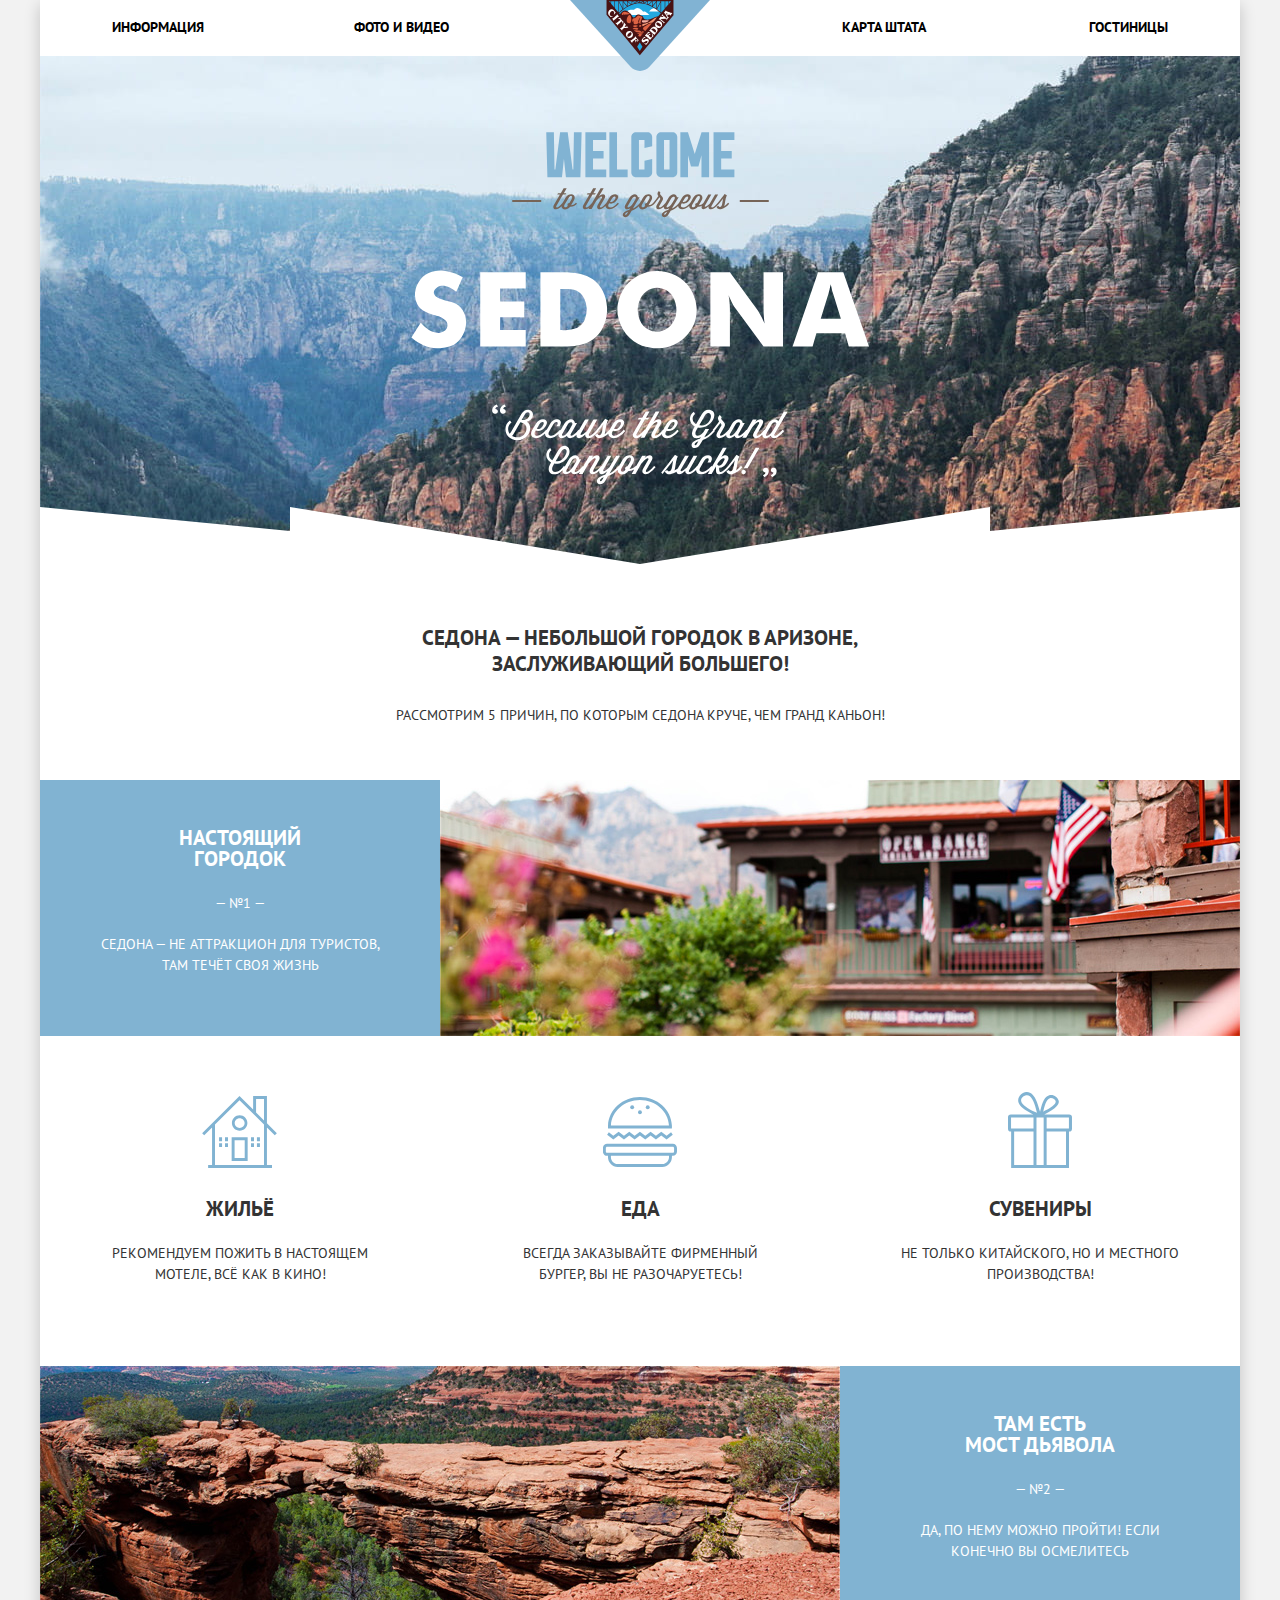
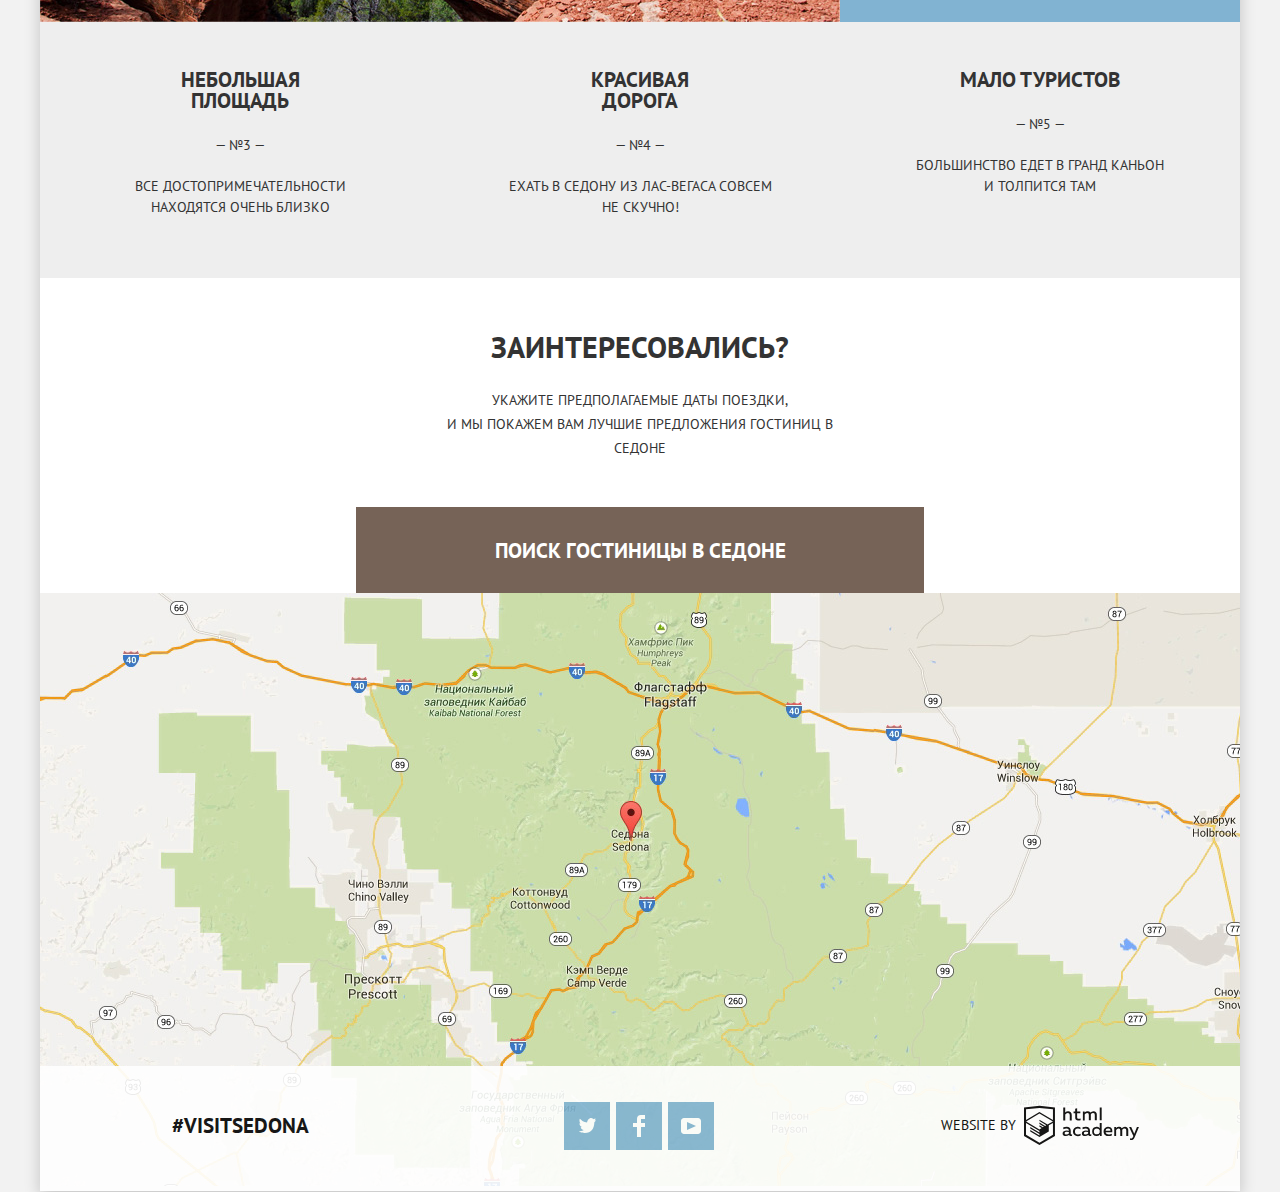
<file: index.html>
<!DOCTYPE html>
<html lang="ru">
  <head>
    <meta charset="utf-8">
    <title>HTML Academy: Седона</title>
    <link href="https://fonts.googleapis.com/css?family=PT+Sans:400,700&amp;subset=cyrillic" rel="stylesheet">
    <link href="css/normalize.css" rel="stylesheet">
    <link href="css/style.min.css" rel="stylesheet">
  </head>
  <body>
    <div class="big-container">
      <header class="header">
        <nav class="header-nav">
          <div class="header-menu">
            <div class="menu-l-wrapper">
              <a href="#">Информация</a>
              <a href="#">Фото и видео</a>
            </div>
            <div class="menu-r-wrapper">
              <a href="#">Карта штата</a>
              <a href="catalog.html">Гостиницы</a>
            </div>
          </div>
          <a class="header-logo">
            <img src="img/logo-sedona.svg" width="140" height="72" alt="Логотип города Седона">
          </a>
        </nav>
      </header>
      <main>
        <div class="first-screen">
          <img src="img/intro-welcome.svg" width="459" height="353" alt="Добро пожаловать в Седону">
        </div>
        <section class="advantages">
          <h1 class="advantages-title">Седона — небольшой городок в Аризоне, заслуживающий большего!</h1>
          <p class="introduction">Рассмотрим 5 причин, по которым Седона круче, чем гранд каньон!</p>
          <section class="advantages-item first-advantage">
            <div class="advantage-common">
              <h2 class="advantages-title">Настоящий городок</h2>
              <p class="advantages-num">— №1 —</p>
              <p class="advantages-desc">Седона — не аттракцион для туристов, там течёт своя жизнь</p>
            </div>
            <div class="advantage-picture"><p class="visually-hidden">Изображение Седоны</p></div>
          </section>
          <section class="feature-list">
            <div class="feature-list-item">
              <h2 class="feature-title feature-home">Жильё</h2>
              <p class="feature-desc">Рекомендуем пожить в настоящем мотеле, всё как в кино!</p>
            </div>
            <div class="feature-list-item">
              <h2 class="feature-title feature-food">Еда</h2>
              <p class="feature-desc">Всегда заказывайте фирменный бургер, вы не разочаруетесь!</p>
            </div>
            <div class="feature-list-item">
              <h2 class="feature-title feature-presents">Сувениры</h2>
              <p class="feature-desc">Не только китайского, но и местного производства!</p>
            </div>
          </section>
          <section class="advantages-item second-advantage">
            <div class="advantage-picture"><p class="visually-hidden">Изображение Моста</p></div>
            <div class="advantage-common">
              <h2 class="advantages-title">Там есть<br> Мост дьявола</h2>
              <p class="advantages-num">— №2 —</p>
              <p class="advantages-desc">Да, по нему можно пройти! Если конечно вы осмелитесь</p>
            </div>
          </section>
          <section class="last-features">
            <div class="feature-item">
              <h2 class="feature-title">Небольшая площадь</h2>
              <p class="feature-num">— №3 —</p>
              <p class="feature-desc">Все достопримечательности находятся очень близко</p>
            </div>
            <div class="feature-item">
              <h2 class="feature-title">Красивая дорога</h2>
              <p class="feature-num">— №4 —</p>
              <p class="feature-desc">Ехать в Седону из Лас-Вегаса совсем не скучно!</p>
            </div>
            <div class="feature-item">
              <h2 class="feature-title">Мало туристов</h2>
              <p class="feature-num">— №5 —</p>
              <p class="feature-desc">Большинство едет в гранд каньон и толпится там</p>
            </div>
          </section>
        </section>
        <section class="searching">
          <h2 class="searching-title">Заинтересовались?</h2>
          <p class="searching-description">Укажите предполагаемые даты поездки,<br> и мы покажем вам лучшие предложения гостиниц в седоне</p>
          <button class="button show-form-button" type="button">Поиск гостиницы в седоне</button>
          <form class="search-form form-show" action="https://echo.htmlacademy.ru" method="post">
            <div class="arrival-wrapper">
              <label class="arrival-label" for="arrival-date">дата заезда:</label>
              <input type="text" id="arrival-date" name="arrival-date" value="24 апреля 2017" placeholder="ДД месяц ГГГГ">
              <svg xmlns="http://www.w3.org/2000/svg" width="21" height="22" viewBox="0 0 21 22"><path d="M19.251 2.025h-2.845V.648c0-.381-.294-.689-.656-.689-.363 0-.656.308-.656.689v1.377h-3.938V.648c0-.381-.294-.689-.655-.689-.363 0-.657.308-.657.689v1.377H5.906V.648c0-.381-.294-.689-.656-.689-.363 0-.657.308-.657.689v1.377H1.75C.784 2.025 0 2.847 0 3.862v16.302C0 21.179.784 22 1.75 22h17.501c.966 0 1.749-.821 1.749-1.836V3.862c0-1.015-.783-1.837-1.749-1.837zm.437 18.139a.448.448 0 0 1-.437.459H1.75a.45.45 0 0 1-.438-.459V3.862a.45.45 0 0 1 .438-.459h2.844v1.378c0 .381.294.689.657.689.362 0 .656-.308.656-.689V3.403h3.938v1.378c0 .381.294.689.657.689.361 0 .655-.308.655-.689V3.403h3.938v1.378c0 .381.293.689.656.689.362 0 .656-.308.656-.689V3.403h2.845c.241 0 .437.206.437.459v16.302z"/><path d="M4.594 8.225h2.625v2.066H4.594zM4.594 11.668h2.625v2.067H4.594zM4.594 15.112h2.625v2.066H4.594zM9.188 15.112h2.625v2.066H9.188zM9.188 11.668h2.625v2.067H9.188zM9.188 8.225h2.625v2.066H9.188zM13.781 15.112h2.625v2.066h-2.625zM13.781 11.668h2.625v2.067h-2.625zM13.781 8.225h2.625v2.066h-2.625z"/></svg>
            </div>
            <div class="arrival-wrapper">
              <label class="arrival-label" for="departure-date">дата выезда:</label>
              <input type="text" id="departure-date" name="departure-date" value="4 июля 2017" placeholder="ДД месяц ГГГГ">
              <svg xmlns="http://www.w3.org/2000/svg" width="21" height="22" viewBox="0 0 21 22"><path d="M19.251 2.025h-2.845V.648c0-.381-.294-.689-.656-.689-.363 0-.656.308-.656.689v1.377h-3.938V.648c0-.381-.294-.689-.655-.689-.363 0-.657.308-.657.689v1.377H5.906V.648c0-.381-.294-.689-.656-.689-.363 0-.657.308-.657.689v1.377H1.75C.784 2.025 0 2.847 0 3.862v16.302C0 21.179.784 22 1.75 22h17.501c.966 0 1.749-.821 1.749-1.836V3.862c0-1.015-.783-1.837-1.749-1.837zm.437 18.139a.448.448 0 0 1-.437.459H1.75a.45.45 0 0 1-.438-.459V3.862a.45.45 0 0 1 .438-.459h2.844v1.378c0 .381.294.689.657.689.362 0 .656-.308.656-.689V3.403h3.938v1.378c0 .381.294.689.657.689.361 0 .655-.308.655-.689V3.403h3.938v1.378c0 .381.293.689.656.689.362 0 .656-.308.656-.689V3.403h2.845c.241 0 .437.206.437.459v16.302z"/><path d="M4.594 8.225h2.625v2.066H4.594zM4.594 11.668h2.625v2.067H4.594zM4.594 15.112h2.625v2.066H4.594zM9.188 15.112h2.625v2.066H9.188zM9.188 11.668h2.625v2.067H9.188zM9.188 8.225h2.625v2.066H9.188zM13.781 15.112h2.625v2.066h-2.625zM13.781 11.668h2.625v2.067h-2.625zM13.781 8.225h2.625v2.066h-2.625z"/></svg>
            </div>
            <div class="quantity-wrapper">
              <div class="quantity-a-wrapper">
                <label class="arrival-label" for="adults-quantity">взрослые:</label>
                <button class="button minus-button" type="button"></button>
                <input type="text" id="adults-quantity" name="adults-quantity" value="2" placeholder="0">
                <button class="button plus-button" type="button"></button>
              </div>
              <div class="quantity-c-wrapper">
                <label class="arrival-label" for="children-quantity">дети:</label>
                <button class="button minus-button" type="button"></button>
                <input type="text" id="children-quantity" name="children-quantity" value="0" placeholder="0">
                <button class="button plus-button" type="button"></button>
              </div>
            </div>
            <button class="button search-button" type="submit">Найти</button>
          </form>
        </section>
        <div class="footer-map">
          <span class="visually-hidden">Карта проезда к Седоне</span>
          <iframe src="https://www.google.com/maps/embed?pb=!1m18!1m12!1m3!1d483116.8465355084!2d-111.7169194002669!3d35.03742824628332!2m3!1f0!2f0!3f0!3m2!1i1024!2i768!4f13.1!3m3!1m2!1s0x872da132f942b00d%3A0x5548c523fa6c8efd!2z0KHQtdC00L7QvdCwLCDQkNGA0LjQt9C-0L3QsCA4NjMzNiwg0KHQqNCQ!5e0!3m2!1sru!2skz!4v1544957166493" width="1200" height="593" allowfullscreen></iframe>
        </div>
      </main>
      <footer class="footer">
        <div class="footer-contacts">
          <span class="contacts-hashtag">#visitSEDONA</span>
          <ul class="contacts-social">
            <li>
              <a class="social-button" href="#">
                <span class="visually-hidden">Twitter</span>
                <svg xmlns="http://www.w3.org/2000/svg" xmlns:xlink="http://www.w3.org/1999/xlink" width="17" height="15" viewBox="0 0 17 15"><path d="M10.95.144c1.685-.496 2.984.27 3.577 1.179.673-.231 1.331-.481 2.011-.708a2.345 2.345 0 0 1-.857 1.768c.685.17 1.304-.491 1.304-.491-.169 1-1.006 1.788-1.563 2.024-.231 6.75-3.175 11.217-10.077 11.082h-.446c-.41 0-4.164-.46-4.898-1.887 2.271.196 3.893-.422 4.693-1.177-.96-.3-2.679-.477-2.979-2.95.349.106.564.228 1.19.119C1.705 8.247.374 7.53.448 5.33c.285.328 1.067.536 1.34.472C1.085 5.561-.182 2.442.894.85c1.818 1.854 3.735 3.606 7.152 3.773C8.254 2.33 9.183.793 10.95.144z"/></svg>

              </a>
            </li>
            <li>
              <a class="social-button" href="#">
                <span class="visually-hidden">Facebook</span>
                <svg xmlns="http://www.w3.org/2000/svg" width="12" height="22" viewBox="0 0 12 22"><path d="M12 4V0H8a4 4 0 0 0-4 4v4H0v4h4v10h4V12h4V8H8V4h4z"/></svg>
              </a>
            </li>
            <li>
                <a class="social-button" href="#">
                <span class="visually-hidden">Youtube</span>
                <svg xmlns="http://www.w3.org/2000/svg" xmlns:xlink="http://www.w3.org/1999/xlink" width="20" height="16" viewBox="0 0 20 16"><path d="M17 0H3C1.35 0 0 1.35 0 3v10c0 1.65 1.35 3 3 3h14c1.65 0 3-1.35 3-3V3c0-1.65-1.35-3-3-3zM6.027 11.998V4.002L15.014 8l-8.987 3.998z"/></svg>
              </a>
            </li>
          </ul>
          <div class="footer-logo">
            <span class="footer-logo-desc">Website by</span>
            <a href="https://htmlacademy.ru/intensive/htmlcss" target="_blank">
              <svg id="Layer_1" data-name="Layer 1" xmlns="http://www.w3.org/2000/svg" width="115" height="41" viewBox="0 0 108.08 36.85"><title>logo-htmlacademy-small1</title><path d="M44.61,26.88a2,2,0,0,0,.55-0.1v1.33a3.25,3.25,0,0,1-1.18.21,1.67,1.67,0,0,1-1.67-1,4.84,4.84,0,0,1-3.14,1.08c-1.51,0-2.91-.83-2.91-2.55,0-2.13,2-2.79,3.71-2.79a11.08,11.08,0,0,1,2.17.25v-0.3c0-1-.76-1.77-2.19-1.77a7.42,7.42,0,0,0-3,.64v-1.7a10.21,10.21,0,0,1,3.19-.55c2.36,0,3.81,1.12,3.81,3.65v3a0.54,0.54,0,0,0,.49.59h0.17Zm-6.44-1.13A1.35,1.35,0,0,0,39.63,27h0.11a3.39,3.39,0,0,0,2.41-1V24.58a9.72,9.72,0,0,0-1.81-.21c-1,0-2.16.33-2.16,1.38h0Zm12.36-6.11a5,5,0,0,1,2.57.64V22a4.08,4.08,0,0,0-2.3-.7,2.75,2.75,0,1,0,0,5.49,5,5,0,0,0,2.43-.64v1.71a6.27,6.27,0,0,1-2.76.57A4.21,4.21,0,0,1,46,24.51q0-.21,0-0.41a4.32,4.32,0,0,1,4.18-4.46h0.38Zm12.17,7.24a2,2,0,0,0,.55-0.1v1.33a3.25,3.25,0,0,1-1.18.21,1.67,1.67,0,0,1-1.67-1,4.84,4.84,0,0,1-3.14,1.08c-1.51,0-2.91-.83-2.91-2.55,0-2.13,2-2.79,3.71-2.79a11.08,11.08,0,0,1,2.17.25v-0.3c0-1-.76-1.77-2.19-1.77a7.42,7.42,0,0,0-3,.64v-1.7a10.21,10.21,0,0,1,3.19-.55c2.36,0,3.81,1.12,3.81,3.65v3a0.54,0.54,0,0,0,.49.59h0.17Zm-6.44-1.13A1.35,1.35,0,0,0,57.73,27h0.11a3.39,3.39,0,0,0,2.41-1V24.58a9.72,9.72,0,0,0-1.81-.21c-1.06,0-2.16.33-2.16,1.38h0ZM73,16V28.2H71.35V26.88a3.88,3.88,0,0,1-3.19,1.54,4.4,4.4,0,0,1,0-8.78,3.81,3.81,0,0,1,3,1.3V16H73Zm-4.53,5.22a2.76,2.76,0,1,0,0,5.52A2.86,2.86,0,0,0,71.15,25V23A2.91,2.91,0,0,0,68.49,21.27ZM79,19.64c3.31,0,4.46,2.68,3.92,5.09H76.7c0.21,1.5,1.67,2.11,3.19,2.11a6.11,6.11,0,0,0,2.64-.59v1.6a7.14,7.14,0,0,1-3,.57C77,28.42,74.78,27,74.78,24a4.18,4.18,0,0,1,4-4.39H79Zm0.09,1.54a2.28,2.28,0,0,0-2.44,2.1v0.06H81.3A2,2,0,0,0,79.13,21.18Zm5.73,7V19.87h1.65v1a3.81,3.81,0,0,1,2.78-1.27A2.86,2.86,0,0,1,91.89,21a4.12,4.12,0,0,1,2.91-1.33A3.06,3.06,0,0,1,98,23V28.2h-1.9V23.05a1.59,1.59,0,0,0-1.42-1.75H94.42a2.8,2.8,0,0,0-2.07,1.12V28.2h-1.9V23.05A1.59,1.59,0,0,0,89,21.31H88.8a3,3,0,0,0-2.21,1.29v5.63H84.86Zm21.31-8.33h1.9l-3.91,9.46c-0.9,2.17-2.09,2.86-3.35,2.86a4.76,4.76,0,0,1-1.1-.14V30.46a2.86,2.86,0,0,0,.85.12c0.9,0,1.58-.64,2.07-1.9l0.17-.42-4-8.4h2l2.86,6.29ZM38.73,1.46V6.22a3.81,3.81,0,0,1,2.7-1.14,3.25,3.25,0,0,1,3.44,3.4v5.15H43V8.72a1.81,1.81,0,0,0-1.61-2h-0.3a2.93,2.93,0,0,0-2.32,1.39v5.52h-1.9V1.46h1.9ZM49.94,2.31v3h3V6.91h-3v3.81c0,1.1.5,1.46,1.58,1.46a4.49,4.49,0,0,0,1.69-.33v1.6A6.8,6.8,0,0,1,51,13.8a2.55,2.55,0,0,1-2.86-2.74V6.89H46.58V5.26h1.5V2.74Zm5.4,11.31V5.28H57v1A3.81,3.81,0,0,1,59.77,5a2.86,2.86,0,0,1,2.6,1.33A4.12,4.12,0,0,1,65.28,5,3.06,3.06,0,0,1,68.44,8.4v5.21h-1.9V8.46a1.59,1.59,0,0,0-1.42-1.75H64.89a2.8,2.8,0,0,0-2.07,1.12v5.78h-1.9V8.46A1.59,1.59,0,0,0,59.5,6.71H59.27A3,3,0,0,0,57.06,8v5.63H55.34ZM71.17,1.45H73V13.6H71.17V1.45ZM14.71,0H14.55L0,1.54V28.21l14.55,8.66,14.55-8.66V1.54Zm12.5,27.1L14.55,34.64,1.9,27.12V16.18l12.59,7.5V25L5.86,19.9v1.31l8.68,5.21v1.39L5.87,22.65V24l8.68,5.21,8.75-5.24V18.31L27.2,16V27.12Zm0-12.53-3.48,2-1.6,1L14.51,13v1.31L21,18.23H21l-0.14.09-1,.54-5.37-3.2V17l4.24,2.52-1,.67-3.2-1.9v1.31l2.1,1.24L14.5,22.1,2,14.65,14.51,7.11Zm0-1.32L14.49,5.76,1.91,13.25v-10L14.56,1.92,27.21,3.25v10h0Z" transform="translate(0 -0.02)"/></svg>
            </a>
          </div>
        </div>
      </footer>
    </div>
    <script src="js/script.min.js"></script>
  </body>
</html>
</file>
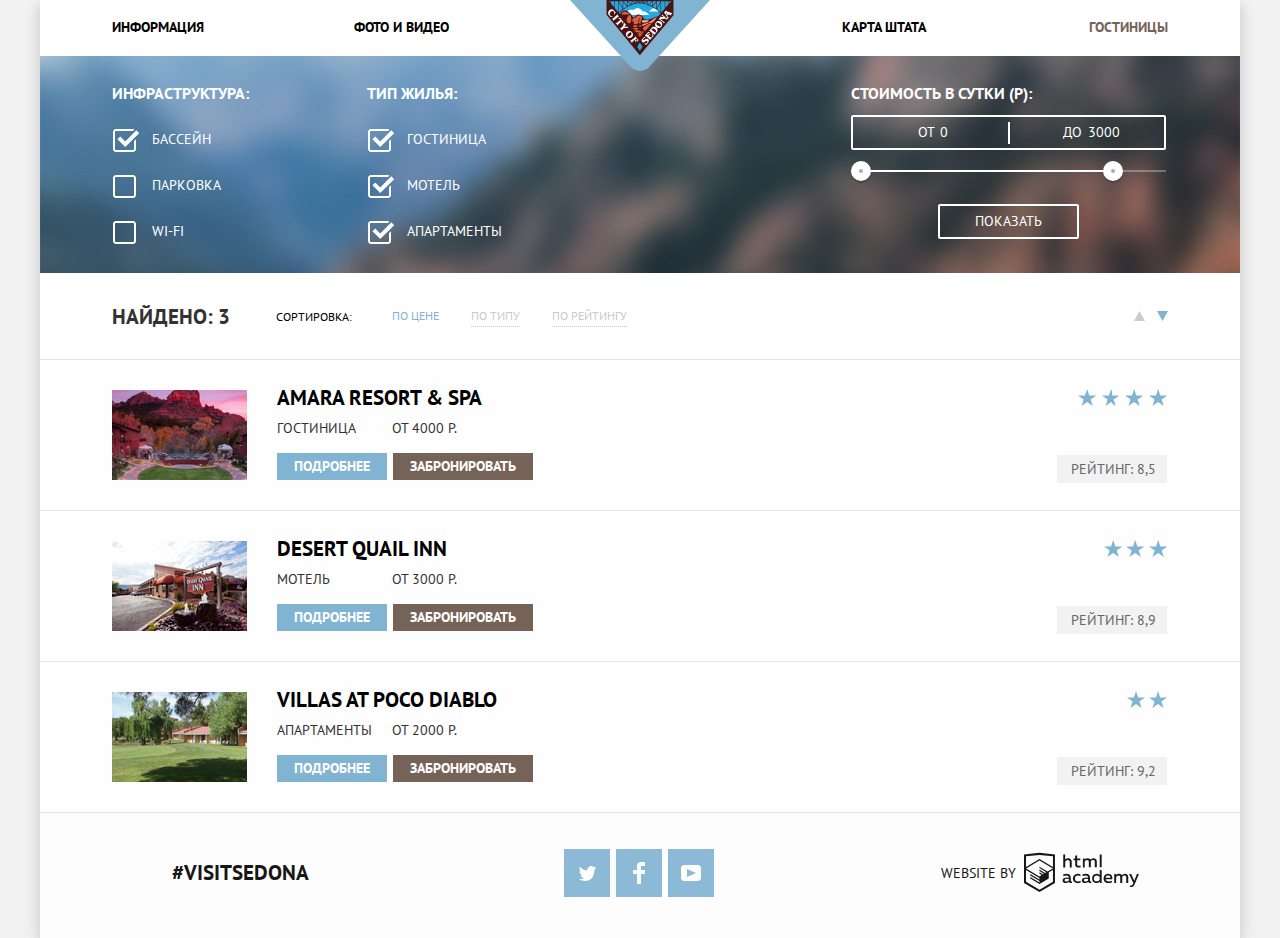
<file: catalog.html>
<!DOCTYPE html>
<html lang="ru">
  <head>
    <meta charset="utf-8">
    <title>HTML Academy: Седона</title>
    <link href="https://fonts.googleapis.com/css?family=PT+Sans:400,700&amp;subset=cyrillic" rel="stylesheet">
    <link href="css/normalize.css" rel="stylesheet">
    <link href="css/style.min.css" rel="stylesheet">
  </head>
  <body>
    <div class="big-container">
      <header class="header">
        <nav class="header-nav">
          <div class="header-menu">
            <div class="menu-l-wrapper">
              <a href="#">Информация</a>
              <a href="#">Фото и видео</a>
            </div>
            <div class="menu-r-wrapper">
              <a href="#">Карта штата</a>
              <a class="header-active" href="#">Гостиницы</a>
            </div>
          </div>
          <a class="header-logo" href="index.html">
            <img src="img/logo-sedona.svg" width="140" height="72" alt="Логотип города Седона">
          </a>
        </nav>
      </header>
      <main>
        <div class="search-filter">
          <h2 class="visually-hidden">Фильтр жилья</h2>
          <form class="filter-form" action="https://echo.htmlacademy.ru" method="post">
            <div class="fieldset-wrapper">
              <fieldset class="form-fields" title="Инфраструктура">
                <legend>Инфраструктура:</legend>
                <ul class="search-sructure">
                  <li>
                    <input class="filter-input-checkbox visually-hidden" type="checkbox" id="bath" checked>
                    <label for="bath">бассейн</label>
                  </li>
                  <li>
                    <input class="filter-input-checkbox visually-hidden" type="checkbox" id="parking">
                    <label for="parking">парковка</label>
                  </li>
                  <li>
                    <input class="filter-input-checkbox visually-hidden" type="checkbox" id="wifi">
                    <label for="wifi">wi-fi</label>
                  </li>
                </ul>
              </fieldset>
              <fieldset class="form-fields" title="Тип жилья">
                <legend>Тип жилья:</legend>
                <ul class="search-sructure">
                  <li>
                    <input class="filter-input-checkbox visually-hidden" type="checkbox" id="hotel" checked>
                    <label for="hotel">гостиница</label>
                  </li>
                  <li>
                    <input class="filter-input-checkbox visually-hidden" type="checkbox" id="motel" checked>
                    <label for="motel">мотель</label>
                  </li>
                  <li>
                    <input class="filter-input-checkbox visually-hidden" type="checkbox" id="apartment" checked>
                    <label for="apartment">апартаменты</label>
                  </li>
                </ul>
              </fieldset>
            </div>
            <div class="search-cost">
              <fieldset class="form-fields cost-field" title="Стоимость в сутки">
                <legend>Стоимость в сутки (Р):</legend>
                <div class="price-controls">
                  <label class="min-price">от <input type="text" name="min-price" value="0"></label>
                  <label class="max-price">до <input type="text" name="max-price" value="3000"></label>
                </div>
                <div class="range-controls">
                  <div class="scale">
                    <div class="bar"></div>
                  </div>
                  <div class="range-toggle range-toggle-min"></div>
                  <div class="range-toggle range-toggle-max"></div>
                </div>
              </fieldset>
              <button class="button btn-transparent" type="submit">Показать</button>
            </div>
          </form>
        </div>
        <div class="sorting">
          <div class="sorting-head">
            <h3 class="sorting-title">Найдено: 3</h3>
            <div class="sorting-types">
              <span class="sorting-types-title">Сортировка:</span>
              <div class="sorting-names">
                <a class="sorting-active" href="#">По цене</a>
                <a href="#">По типу</a>
                <a href="#">По рейтингу</a>
              </div>
              <div class="sorting-arrows">
                <a href="#" class="sorting-arrow-up">
                  <span class="visually-hidden">Стрелка вверх</span>
                  <svg xmlns="http://www.w3.org/2000/svg" width="11" height="10" viewBox="0 0 11 10"><path d="M5.5 0L0 10h11z"/></svg>
                </a>
                <a href="#" class="sorting-arrow-down active-arrow">
                  <span class="visually-hidden">Стрелка вниз</span>
                  <svg xmlns="http://www.w3.org/2000/svg" width="11" height="10" viewBox="0 0 11 10"><path d="M5.5 10L0 0h11"/></svg>
                </a>
              </div>
            </div>
          </div>
          <section class="catalog">
            <h2 class="visually-hidden">Отфильтрованный список гостиниц</h2>
            <ul class="catalog-list">
              <li class="catalog-item">
                <div class="catalog-left-wrapper">
                  <a class="catalog-image" href="#">
                    <img src="img/hotel-1.jpg" width="135" height="90" alt="Фото гостиницы">
                  </a>
                  <div class="naming-column">
                    <a class="catalog-title" href="#">Amara Resort & Spa</a>
                    <div class="type-cost-column">
                      <span class="catalog-type">Гостиница</span>
                      <span class="catalog-cost">От 4000 Р.</span>
                    </div>
                    <div class="details-button-column">
                      <a class="button button-details" href="#">Подробнее</a>
                      <a class="button button-order" href="#">Забронировать</a>
                    </div>
                  </div>
                </div>
                <div class="rating-column">
                  <div class="rating-star">
                    <span class="text-hiding">4 звезды</span>
                  </div>
                  <div class="rating-number">Рейтинг: 8,5</div>
                </div>
              </li>
              <li class="catalog-item">
                <div class="catalog-left-wrapper">
                  <a class="catalog-image" href="#">
                    <img src="img/hotel-2.jpg" width="135" height="90" alt="Фото гостиницы">
                  </a>
                  <div class="naming-column">
                    <a class="catalog-title" href="#">Desert Quail Inn</a>
                    <div class="type-cost-column">
                      <span class="catalog-type">Мотель</span>
                      <span class="catalog-cost">От 3000 Р.</span>
                    </div>
                    <div class="details-button-column">
                      <a class="button button-details" href="#">Подробнее</a>
                      <a class="button button-order" href="#">Забронировать</a>
                    </div>
                  </div>
                </div>
                <div class="rating-column">
                  <div class="rating-star rating-star-three">
                    <span class="text-hiding">3 звезды</span>
                  </div>
                  <div class="rating-number">Рейтинг: 8,9</div>
                </div>
              </li>
              <li class="catalog-item">
                <div class="catalog-left-wrapper">
                  <a class="catalog-image" href="#">
                    <img src="img/hotel-3.jpg" width="135" height="90" alt="Фото гостиницы">
                  </a>
                  <div class="naming-column">
                    <a class="catalog-title" href="#">Villas at Poco Diablo</a>
                    <div class="type-cost-column">
                      <span class="catalog-type">Апартаменты</span>
                      <span class="catalog-cost">От 2000 Р.</span>
                    </div>
                    <div class="details-button-column">
                      <a class="button button-details" href="#">Подробнее</a>
                      <a class="button button-order" href="#">Забронировать</a>
                    </div>
                  </div>
                </div>
                <div class="rating-column">
                  <div class="rating-star rating-star-two">
                    <span class="text-hiding">2 звезды</span>
                  </div>
                  <div class="rating-number">Рейтинг: 9,2</div>
                </div>
              </li>
            </ul>
          </section>
        </div>
      </main>
      <footer class="footer catalog-footer">
        <div class="footer-contacts">
          <span class="contacts-hashtag">#visitSEDONA</span>
          <ul class="contacts-social">
            <li>
              <a class="social-button" href="#">
                <span class="visually-hidden">Twitter</span>
                <svg xmlns="http://www.w3.org/2000/svg" xmlns:xlink="http://www.w3.org/1999/xlink" width="17" height="15" viewBox="0 0 17 15"><path d="M10.95.144c1.685-.496 2.984.27 3.577 1.179.673-.231 1.331-.481 2.011-.708a2.345 2.345 0 0 1-.857 1.768c.685.17 1.304-.491 1.304-.491-.169 1-1.006 1.788-1.563 2.024-.231 6.75-3.175 11.217-10.077 11.082h-.446c-.41 0-4.164-.46-4.898-1.887 2.271.196 3.893-.422 4.693-1.177-.96-.3-2.679-.477-2.979-2.95.349.106.564.228 1.19.119C1.705 8.247.374 7.53.448 5.33c.285.328 1.067.536 1.34.472C1.085 5.561-.182 2.442.894.85c1.818 1.854 3.735 3.606 7.152 3.773C8.254 2.33 9.183.793 10.95.144z"/></svg>

              </a>
            </li>
            <li>
              <a class="social-button" href="#">
                <span class="visually-hidden">Facebook</span>
                <svg xmlns="http://www.w3.org/2000/svg" width="12" height="22" viewBox="0 0 12 22"><path d="M12 4V0H8a4 4 0 0 0-4 4v4H0v4h4v10h4V12h4V8H8V4h4z"/></svg>
              </a>
            </li>
            <li>
                <a class="social-button" href="#">
                <span class="visually-hidden">Youtube</span>
                <svg xmlns="http://www.w3.org/2000/svg" xmlns:xlink="http://www.w3.org/1999/xlink" width="20" height="16" viewBox="0 0 20 16"><path d="M17 0H3C1.35 0 0 1.35 0 3v10c0 1.65 1.35 3 3 3h14c1.65 0 3-1.35 3-3V3c0-1.65-1.35-3-3-3zM6.027 11.998V4.002L15.014 8l-8.987 3.998z"/></svg>
              </a>
            </li>
          </ul>
          <div class="footer-logo">
            <span class="footer-logo-desc">Website by</span>
            <a href="https://htmlacademy.ru/intensive/htmlcss" target="_blank">
              <svg id="Layer_1" data-name="Layer 1" xmlns="http://www.w3.org/2000/svg" width="115" height="41" viewBox="0 0 108.08 36.85"><title>logo-htmlacademy-small1</title><path d="M44.61,26.88a2,2,0,0,0,.55-0.1v1.33a3.25,3.25,0,0,1-1.18.21,1.67,1.67,0,0,1-1.67-1,4.84,4.84,0,0,1-3.14,1.08c-1.51,0-2.91-.83-2.91-2.55,0-2.13,2-2.79,3.71-2.79a11.08,11.08,0,0,1,2.17.25v-0.3c0-1-.76-1.77-2.19-1.77a7.42,7.42,0,0,0-3,.64v-1.7a10.21,10.21,0,0,1,3.19-.55c2.36,0,3.81,1.12,3.81,3.65v3a0.54,0.54,0,0,0,.49.59h0.17Zm-6.44-1.13A1.35,1.35,0,0,0,39.63,27h0.11a3.39,3.39,0,0,0,2.41-1V24.58a9.72,9.72,0,0,0-1.81-.21c-1,0-2.16.33-2.16,1.38h0Zm12.36-6.11a5,5,0,0,1,2.57.64V22a4.08,4.08,0,0,0-2.3-.7,2.75,2.75,0,1,0,0,5.49,5,5,0,0,0,2.43-.64v1.71a6.27,6.27,0,0,1-2.76.57A4.21,4.21,0,0,1,46,24.51q0-.21,0-0.41a4.32,4.32,0,0,1,4.18-4.46h0.38Zm12.17,7.24a2,2,0,0,0,.55-0.1v1.33a3.25,3.25,0,0,1-1.18.21,1.67,1.67,0,0,1-1.67-1,4.84,4.84,0,0,1-3.14,1.08c-1.51,0-2.91-.83-2.91-2.55,0-2.13,2-2.79,3.71-2.79a11.08,11.08,0,0,1,2.17.25v-0.3c0-1-.76-1.77-2.19-1.77a7.42,7.42,0,0,0-3,.64v-1.7a10.21,10.21,0,0,1,3.19-.55c2.36,0,3.81,1.12,3.81,3.65v3a0.54,0.54,0,0,0,.49.59h0.17Zm-6.44-1.13A1.35,1.35,0,0,0,57.73,27h0.11a3.39,3.39,0,0,0,2.41-1V24.58a9.72,9.72,0,0,0-1.81-.21c-1.06,0-2.16.33-2.16,1.38h0ZM73,16V28.2H71.35V26.88a3.88,3.88,0,0,1-3.19,1.54,4.4,4.4,0,0,1,0-8.78,3.81,3.81,0,0,1,3,1.3V16H73Zm-4.53,5.22a2.76,2.76,0,1,0,0,5.52A2.86,2.86,0,0,0,71.15,25V23A2.91,2.91,0,0,0,68.49,21.27ZM79,19.64c3.31,0,4.46,2.68,3.92,5.09H76.7c0.21,1.5,1.67,2.11,3.19,2.11a6.11,6.11,0,0,0,2.64-.59v1.6a7.14,7.14,0,0,1-3,.57C77,28.42,74.78,27,74.78,24a4.18,4.18,0,0,1,4-4.39H79Zm0.09,1.54a2.28,2.28,0,0,0-2.44,2.1v0.06H81.3A2,2,0,0,0,79.13,21.18Zm5.73,7V19.87h1.65v1a3.81,3.81,0,0,1,2.78-1.27A2.86,2.86,0,0,1,91.89,21a4.12,4.12,0,0,1,2.91-1.33A3.06,3.06,0,0,1,98,23V28.2h-1.9V23.05a1.59,1.59,0,0,0-1.42-1.75H94.42a2.8,2.8,0,0,0-2.07,1.12V28.2h-1.9V23.05A1.59,1.59,0,0,0,89,21.31H88.8a3,3,0,0,0-2.21,1.29v5.63H84.86Zm21.31-8.33h1.9l-3.91,9.46c-0.9,2.17-2.09,2.86-3.35,2.86a4.76,4.76,0,0,1-1.1-.14V30.46a2.86,2.86,0,0,0,.85.12c0.9,0,1.58-.64,2.07-1.9l0.17-.42-4-8.4h2l2.86,6.29ZM38.73,1.46V6.22a3.81,3.81,0,0,1,2.7-1.14,3.25,3.25,0,0,1,3.44,3.4v5.15H43V8.72a1.81,1.81,0,0,0-1.61-2h-0.3a2.93,2.93,0,0,0-2.32,1.39v5.52h-1.9V1.46h1.9ZM49.94,2.31v3h3V6.91h-3v3.81c0,1.1.5,1.46,1.58,1.46a4.49,4.49,0,0,0,1.69-.33v1.6A6.8,6.8,0,0,1,51,13.8a2.55,2.55,0,0,1-2.86-2.74V6.89H46.58V5.26h1.5V2.74Zm5.4,11.31V5.28H57v1A3.81,3.81,0,0,1,59.77,5a2.86,2.86,0,0,1,2.6,1.33A4.12,4.12,0,0,1,65.28,5,3.06,3.06,0,0,1,68.44,8.4v5.21h-1.9V8.46a1.59,1.59,0,0,0-1.42-1.75H64.89a2.8,2.8,0,0,0-2.07,1.12v5.78h-1.9V8.46A1.59,1.59,0,0,0,59.5,6.71H59.27A3,3,0,0,0,57.06,8v5.63H55.34ZM71.17,1.45H73V13.6H71.17V1.45ZM14.71,0H14.55L0,1.54V28.21l14.55,8.66,14.55-8.66V1.54Zm12.5,27.1L14.55,34.64,1.9,27.12V16.18l12.59,7.5V25L5.86,19.9v1.31l8.68,5.21v1.39L5.87,22.65V24l8.68,5.21,8.75-5.24V18.31L27.2,16V27.12Zm0-12.53-3.48,2-1.6,1L14.51,13v1.31L21,18.23H21l-0.14.09-1,.54-5.37-3.2V17l4.24,2.52-1,.67-3.2-1.9v1.31l2.1,1.24L14.5,22.1,2,14.65,14.51,7.11Zm0-1.32L14.49,5.76,1.91,13.25v-10L14.56,1.92,27.21,3.25v10h0Z" transform="translate(0 -0.02)"/></svg>
            </a>
          </div>
        </div>
      </footer>
    </div>
  </body>
</html>
</file>
<file: css/style.min.css>
@-webkit-keyframes bounce{0%{-webkit-transform:translate(-284px,200px);transform:translate(-284px,200px)}70%{-webkit-transform:translate(-284px,100px);transform:translate(-284px,100px)}90%{-webkit-transform:translate(-284px,10px);transform:translate(-284px,10px)}to{-webkit-transform:translate(-284px,0);transform:translate(-284px,0)}}@keyframes bounce{0%{-webkit-transform:translate(-284px,200px);transform:translate(-284px,200px)}70%{-webkit-transform:translate(-284px. 100px);transform:translate(-284px. 100px)}90%{-webkit-transform:translate(-284px,10px);transform:translate(-284px,10px)}to{-webkit-transform:translate(-284px,0);transform:translate(-284px,0)}}@-webkit-keyframes shake{0%,to{-webkit-transform:translateX(-284px);transform:translateX(-284px)}10%,30%,50%,70%,90%{-webkit-transform:translateX(-274px);transform:translateX(-274px)}20%,40%,60%,80%{-webkit-transform:translateX(-294px);transform:translateX(-294px)}}@keyframes shake{0%,to{-webkit-transform:translateX(-284px);transform:translateX(-284px)}10%,30%,50%,70%,90%{-webkit-transform:translateX(-274px);transform:translateX(-274px)}20%,40%,60%,80%{-webkit-transform:translateX(-294px);transform:translateX(-294px)}}body{margin:0;font-family:"PT Sans",Arial,sans-serif;font-size:14px;line-height:21px;font-weight:400;color:#333;text-transform:uppercase;background-color:#f2f2f2}a{text-decoration:none}img{max-width:100%;height:auto}.visually-hidden{position:absolute;width:1px;height:1px;margin:-1px;border:0;padding:0;clip:rect(0 0 0 0);overflow:hidden}.text-hiding{border:0;font:0/0 a;text-shadow:none;color:transparent}.big-container{width:1200px;margin:0 auto;-webkit-box-shadow:0 5px 15px rgba(0,1,1,.2);box-shadow:0 5px 15px rgba(0,1,1,.2)}.header-nav{font-size:14px;line-height:26px;color:#000;background-color:#fff;position:relative}.catalog-list,.contacts-social,.search-sructure{list-style:none}.header-menu,.menu-l-wrapper,.menu-r-wrapper{display:-webkit-box;display:-ms-flexbox;display:flex}.header-menu{padding:0;margin:0;-webkit-box-pack:justify;-ms-flex-pack:justify;justify-content:space-between;text-align:center}.header-menu a{color:#000;font-weight:700}.header-menu a:hover{color:#81b3d2}.header-menu a:active{opacity:.3}.header-menu .header-active{color:#766357}.menu-l-wrapper,.menu-r-wrapper{-ms-flex-wrap:wrap;flex-wrap:wrap;width:530px}.menu-l-wrapper a,.menu-r-wrapper a{display:block;padding:14px 0 16px;width:150px}.menu-l-wrapper{text-align:left}.menu-r-wrapper{text-align:right}.menu-r-wrapper:last-child{-webkit-box-pack:end;-ms-flex-pack:end;justify-content:flex-end}.menu-l-wrapper a{margin-left:72px}.menu-r-wrapper a{margin-right:72px}.menu-l-wrapper a:last-child{padding-left:20px}.menu-r-wrapper a:first-child{padding-right:20px}.header-logo{position:absolute;top:0;left:50%;margin-left:-70px;z-index:10}.advantages,.searching{text-align:center;background-color:#fff}.first-screen{background:url(../img/intro-mask.svg) no-repeat bottom center,#7293b6 url(../img/background-1.jpg) no-repeat top center}.first-screen img{display:block;margin:0 auto;padding:76px 0 79px}.advantages-title{font-size:21px;line-height:26px;margin:0 auto;padding:61px 370px 28px}.advantage-common .advantages-title{padding:47px 120px 24px;line-height:21px}.advantages-num{margin:0}.advantages-desc{margin:0;padding:20px 48px 60px}.introduction{margin:0;padding-bottom:54px}.advantages-item,.feature-list{display:-webkit-box;display:-ms-flexbox;display:flex}.advantages-item{color:#fff;background-color:#81b3d2;width:1200px}.feature-list{padding:0;margin:0;-ms-flex-wrap:wrap;flex-wrap:wrap}.advantage-common,.feature-list-item{width:400px}.feature-list-item .feature-title{width:300px;margin:162px auto 0;padding-bottom:24px;position:relative}.feature-food::before,.feature-home::before,.feature-presents::before{content:"";position:absolute;left:50%;margin-left:-38px;bottom:75px;width:75px;height:72px;background-image:url(../img/icon-1.svg);background-repeat:no-repeat;background-position:0 0}.feature-food::before,.feature-presents::before{margin-left:-37px;bottom:74px;background-image:url(../img/icon-3.svg)}.feature-presents::before{margin-left:-32px;bottom:75px;width:64px;height:76px;background-image:url(../img/icon-2.svg)}.feature-list-item .feature-desc{width:285px;margin:0 auto;padding-bottom:81px}.first-advantage .advantage-picture{background:url(../img/bg-adv-1.jpg) no-repeat top right}.second-advantage .advantage-picture{background:url(../img/bg-adv-2.jpg) no-repeat top left}.advantage-picture{width:800px}.last-features{display:-webkit-box;display:-ms-flexbox;display:flex;padding:0;margin:0;-ms-flex-wrap:wrap;flex-wrap:wrap}.last-features .feature-item{width:400px}.feature-item .feature-title{margin:0;padding:47px 120px 24px;line-height:21px}.feature-item .feature-num{margin:0}.feature-item .feature-desc{margin:0;padding:20px 65px 60px}.feature-item:last-child .feature-desc{padding:20px 71px 60px}.searching{position:relative}.searching-title{font-size:30px;line-height:24px;padding-top:57px;margin:0}.searching-description{width:440px;margin:0 auto;padding:29px 0 47px;line-height:24px}.last-features{background-color:#eee}.button{font:inherit;font-weight:700;text-align:center;color:#fff;vertical-align:middle;text-transform:uppercase;background-color:#81b3d2;border:0}.show-form-button{background-color:#766357;width:568px;font-size:21px;line-height:26px;padding:31px 0 29px}.searching .show-form-button:hover{background-color:#604e43}.searching .show-form-button:active{background-color:#503e33;color:#928a85}.button:hover{background-color:#669ec0}.button:active{background-color:#5496bd}.search-form{-webkit-box-sizing:border-box;box-sizing:border-box;width:568px;padding:55px;position:absolute;top:100%;left:50%;-webkit-transform:translate(-50%,0);-ms-transform:translate(-50%,0);transform:translate(-50%,0);z-index:2;background-color:#fff;display:-webkit-box;display:-ms-flexbox;display:flex;-webkit-box-orient:vertical;-webkit-box-direction:normal;-ms-flex-direction:column;flex-direction:column;margin:0;-webkit-box-align:center;-ms-flex-align:center;align-items:center;-webkit-box-shadow:0 7px 15px rgba(0,1,1,.15);box-shadow:0 7px 15px rgba(0,1,1,.15);display:none}.form-show{display:block;-webkit-animation:bounce .6s;animation:bounce .6s}.form-error{-webkit-animation:shake .6s;animation:shake .6s}.search-form label{color:#000}.search-button{font-size:21px;-webkit-box-sizing:border-box;box-sizing:border-box;width:458px;padding:17px 0 20px;margin-top:54px}.search-form .search-button:active{color:#88b6d1;background-color:#5496bd}.arrival-wrapper{margin-bottom:29px}.arrival-label{font-weight:700}.arrival-wrapper input{-webkit-box-sizing:border-box;box-sizing:border-box;width:346px;padding:11px 50px 11px 14px;margin-left:14px;border:0;background-color:#f2f2f2;font-weight:700;text-transform:uppercase;position:relative}.arrival-wrapper input:hover{background-color:#ebebeb}.arrival-wrapper input:focus{background-color:#fff;border:2px solid #e5e5e5;padding:9px 50px 9px 12px}.arrival-wrapper svg{position:absolute;top:63px;left:483px;fill:#a9a9a9}.arrival-wrapper svg:hover{fill:#000}.arrival-wrapper svg:active{fill:#81b3d2}.arrival-wrapper:nth-child(2){position:relative}.arrival-wrapper:nth-child(2) svg{top:8px;left:428px}.quantity-wrapper{width:458px;display:-webkit-box;display:-ms-flexbox;display:flex;-webkit-box-pack:justify;-ms-flex-pack:justify;justify-content:space-between}.quantity-wrapper input{-webkit-box-sizing:border-box;box-sizing:border-box;width:38px;padding:11px 0;border:0;background-color:#f2f2f2;font-weight:700;text-align:center;height:38px}.quantity-wrapper input:hover{background-color:#ebebeb}.quantity-wrapper input:focus{background-color:#fff;border:2px solid #e5e5e5;padding:9px 0}.quantity-a-wrapper{display:-webkit-box;display:-ms-flexbox;display:flex;-webkit-box-align:center;-ms-flex-align:center;align-items:center}.quantity-a-wrapper .arrival-label{width:112px;text-align:left}.quantity-c-wrapper .arrival-label{width:65px;text-align:left}.minus-button,.plus-button{background-color:#f2f2f2;width:38px;height:38px;padding:0;position:relative}.minus-button::before,.plus-button::after,.plus-button::before{content:"";position:absolute;top:50%;left:50%;margin-left:-6px;margin-top:-1px;width:12px;height:3px;background-color:#a9a9a9}.minus-button:hover,.plus-button:hover{background-color:#f2f2f2}.minus-button:hover::before{background-color:#000}.minus-button:active::before{background-color:#81b3d2}.plus-button::after,.plus-button::before{width:11px}.plus-button::after{margin-left:-2px;margin-top:-5px;width:3px;height:11px}.plus-button:hover::after,.plus-button:hover::before{background-color:#000}.plus-button:active::after,.plus-button:active::before{background-color:#81b3d2}.quantity-c-wrapper{display:-webkit-box;display:-ms-flexbox;display:flex;-webkit-box-align:center;-ms-flex-align:center;align-items:center}.search-filter{background:#7293b6 url(../img/background-2.jpg) no-repeat center center;padding:27px 74px 16px 72px}.filter-form{margin:0;-webkit-box-pack:justify;-ms-flex-pack:justify;justify-content:space-between}.fieldset-wrapper,.filter-form{display:-webkit-box;display:-ms-flexbox;display:flex}.form-fields{border:0;color:#fff;margin:0;padding:0;width:150px}.form-fields:first-child{margin-right:105px}.form-fields legend{font-size:16px;font-weight:700;line-height:21px;margin-bottom:25px}.search-sructure{padding:0;margin:0}.search-sructure li{margin-bottom:25px;padding-left:40px}.search-sructure li:last-child{margin-bottom:15px}.search-sructure label{position:relative;display:block;cursor:pointer;-webkit-user-select:none;-moz-user-select:none;-ms-user-select:none;user-select:none}.filter-input-checkbox:focus+label,.filter-input-checkbox:hover+label{font-weight:700}.filter-input-checkbox+label::before{content:"";position:absolute;width:27px;height:23px;background:url(../img/checkbox-off.svg) no-repeat center center;left:-41px;top:0}.filter-input-checkbox:disabled+label::before{content:"";position:absolute;width:27px;height:23px;background:url(../img/checkbox-off-off.svg) no-repeat center center;left:-41px;top:0}.filter-input-checkbox:checked+label::before{content:"";position:absolute;width:27px;height:23px;background:url(../img/checkbox-on.svg) no-repeat center center;left:-39px;top:0}.filter-input-checkbox:checked:disabled+label::before{content:"";position:absolute;width:27px;height:23px;background:url(../img/checkbox-on-off.svg) no-repeat center center;left:-39px;top:0}.search-cost .cost-field{width:315px;margin-right:0}.cost-field legend{margin-bottom:11px}.price-controls{height:31px;margin-bottom:20px;font-size:0;border:2px solid #fff;border-radius:2px;position:relative}.price-controls::after{content:"";position:absolute;top:50%;left:50%;-webkit-transform:translate(-50%,-50%);-ms-transform:translate(-50%,-50%);transform:translate(-50%,-50%);width:2px;height:22px;background:#fff}.price-controls label{display:inline-block;font-size:14px;line-height:28px;vertical-align:middle;cursor:pointer}.price-controls .min-price{width:90px;padding-left:65px}.price-controls .max-price{width:90px;padding-left:55px}.price-controls input{width:50px;margin:0;color:inherit;font:inherit;background:0 0;border:0}.range-controls{position:relative;margin-bottom:32px}.range-controls .scale{height:2px;background:rgba(255,255,255,.3)}.range-controls .bar{width:80%;height:2px;background:#fff}.range-toggle{position:absolute;top:-9px;width:4px;height:4px;background:#ababab;border:8px solid #fff;border-radius:50%;-webkit-box-shadow:0 2px 1px 0 rgba(0,1,1,.2);box-shadow:0 2px 1px 0 rgba(0,1,1,.2);cursor:pointer}.range-toggle:hover{background:#1c4f80}.range-toggle-min{left:0}.range-toggle-max{left:80%}.btn-transparent{display:block;margin:0 auto;padding:5px 35px;font-weight:400;background:0 0;border:2px solid #fff;border-radius:2px;cursor:pointer}.btn-transparent:hover{color:#000;background:#fff}.sorting{background-color:#fff}.sorting-head,.sorting-types{display:-webkit-box;display:-ms-flexbox;display:flex;padding:0;-webkit-box-align:center;-ms-flex-align:center;align-items:center}.sorting-head{border-bottom:1px solid #e5e5e5;min-height:86px;margin:0}.sorting-types{font-size:12px;color:#000;margin:0 0 0 14px}.sorting-title{width:150px;margin-left:72px;font-size:21px}.sorting-arrows,.sorting-names{display:-webkit-box;display:-ms-flexbox;display:flex}.sorting-names{-ms-flex-wrap:wrap;flex-wrap:wrap;width:650px;margin-left:40px}.sorting-names a{margin-right:32px;color:#cacaca;border-bottom:1px dotted}.sorting-names a:hover{color:#81b3d2}.sorting-names a:active{color:#000}.sorting-names .sorting-active{color:#81b3d2;border:0}.sorting-arrows{margin-left:92px}.sorting-arrow-up{margin-right:12px}.sorting-arrows svg{fill:#cacaca}.sorting-arrows svg:hover{fill:#231f20}.active-arrow svg,.footer-logo svg:hover,.sorting-arrows svg:active{fill:#81b3d2}.button-order{background-color:#766357;padding:4px 17px 5px}.button-details{padding:4px 17px 5px;margin-right:2px}.button-details:hover{background-color:#669ec0}.button-details:active{background-color:#5496bd;color:#87b6d1}.button-order:hover{background-color:#604e43}.button-order:active{background-color:#503e33;color:#847870}.catalog-list{background-color:#fefefe;margin:0;-webkit-box-orient:vertical;-webkit-box-direction:normal;-ms-flex-direction:column;flex-direction:column}.catalog-item,.catalog-left-wrapper,.catalog-list{display:-webkit-box;display:-ms-flexbox;display:flex;padding:0}.catalog-item{-webkit-box-pack:justify;-ms-flex-pack:justify;justify-content:space-between;border-bottom:1px solid #e5e5e5;margin:0}.catalog-left-wrapper{margin:30px 0 24px 72px}.catalog-title{font-size:21px;font-weight:700;color:#000;margin-top:-3px}.type-cost-column{display:-webkit-box;display:-ms-flexbox;display:flex}.catalog-type{width:115px}.naming-column{display:-webkit-box;display:-ms-flexbox;display:flex;padding:0;-webkit-box-orient:vertical;-webkit-box-direction:normal;-ms-flex-direction:column;flex-direction:column;-webkit-box-pack:justify;-ms-flex-pack:justify;justify-content:space-between;margin:0 0 9px;width:700px}.details-button-column{-webkit-box-sizing:border-box;box-sizing:border-box;margin-top:7px}.rating-column{margin-right:73px;display:-webkit-box;display:-ms-flexbox;display:flex;-webkit-box-orient:vertical;-webkit-box-direction:normal;-ms-flex-direction:column;flex-direction:column;-webkit-box-pack:center;-ms-flex-pack:center;justify-content:center;width:110px}.catalog-title:hover{color:#81b3d2}.catalog-title:active{color:#b2b2b2}.rating-star{-ms-flex-item-align:end;align-self:flex-end;width:89px;background:url(../img/star.svg) space center right;margin-top:5px}.rating-star-three{width:63px}.rating-star-two{width:40px}.rating-number{color:#666;background-color:#f2f2f2;margin-top:47px;margin-bottom:6px;text-align:center;padding:4px 10px 3px 13px}.catalog-image{margin-right:30px}.footer-map{display:block;margin:0 auto;background:#7293b6 url(../img/map.jpg) no-repeat center center;width:1200px;height:593px}.footer-map iframe{border:0}.footer{background-color:#fff;margin-top:-120px;opacity:.9}.catalog-footer{margin-top:0}.footer-contacts{display:-webkit-box;display:-ms-flexbox;display:flex;padding:0;margin:0;-webkit-box-pack:justify;-ms-flex-pack:justify;justify-content:space-between}.contacts-hashtag{margin-left:132px;padding:49px 0 55px;color:#000}.contacts-social,.footer-logo{display:-webkit-box;display:-ms-flexbox;display:flex;-webkit-box-align:center;-ms-flex-align:center;align-items:center}.contacts-social{width:500px;-webkit-box-pack:center;-ms-flex-pack:center;justify-content:center;padding-left:34px;-ms-flex-wrap:wrap;flex-wrap:wrap}.footer-logo{padding:0;margin:0 101px 0 0}.footer-logo-desc{padding:0 8px 5px 0;color:#000}.footer-logo svg{fill:#000}.footer-logo svg:active{fill:#bdbbbc}.contacts-hashtag{font-size:21px;font-weight:700}.social-button{display:-webkit-box;display:-ms-flexbox;display:flex;-webkit-box-align:center;-ms-flex-align:center;align-items:center;-webkit-box-pack:center;-ms-flex-pack:center;justify-content:center;width:46px;height:48px;background-color:#81b3d2;margin-right:6px;margin-bottom:5px}.social-button svg{fill:#fff}.social-button:hover{background-color:#669ec0}.social-button:active{background-color:#5496bd}.social-button svg:active{fill:#87b6d1}
</file>
